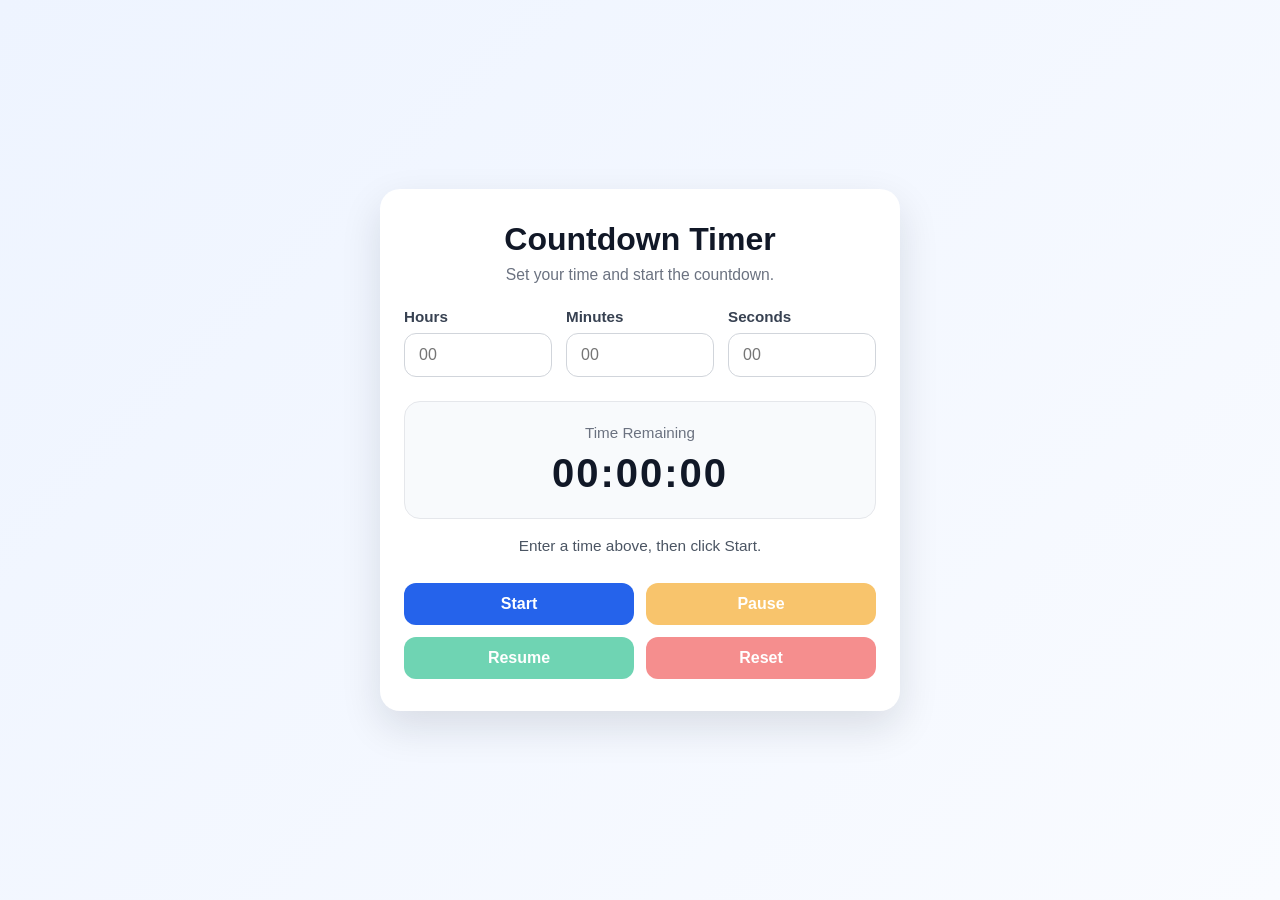
<file: index.html>
<!DOCTYPE html>
<html lang="en">
<head>
  <meta charset="UTF-8" />
  <meta name="viewport" content="width=device-width, initial-scale=1.0" />
  <title>Countdown Timer</title>

  <!-- Link to external CSS file -->
  <link rel="stylesheet" href="style.css" />
</head>
<body>
  <main class="page">
    <section class="timer-card" aria-labelledby="timer-title">
      <h1 id="timer-title">Countdown Timer</h1>
      <p class="subtitle">Set your time and start the countdown.</p>

      <!-- Time input section -->
      <div class="input-group">
        <div class="input-field">
          <label for="hours">Hours</label>
          <input type="number" id="hours" min="0" placeholder="00" />
        </div>

        <div class="input-field">
          <label for="minutes">Minutes</label>
          <input type="number" id="minutes" min="0" max="59" placeholder="00" />
        </div>

        <div class="input-field">
          <label for="seconds">Seconds</label>
          <input type="number" id="seconds" min="0" max="59" placeholder="00" />
        </div>
      </div>

      <!-- Timer display -->
      <div class="display-wrapper" aria-live="polite">
        <p class="display-label">Time Remaining</p>
        <div id="timerDisplay" class="timer-display">00:00:00</div>
      </div>

      <!-- Status message area -->
      <p id="statusMessage" class="status-message">
        Enter a time above, then click Start.
      </p>

      <!-- Button controls -->
      <div class="button-group">
        <button id="startBtn" class="btn btn-start">Start</button>
        <button id="pauseBtn" class="btn btn-pause" disabled>Pause</button>
        <button id="resumeBtn" class="btn btn-resume" disabled>Resume</button>
        <button id="resetBtn" class="btn btn-reset" disabled>Reset</button>
      </div>
    </section>
  </main>

  <!-- Link to external JavaScript file -->
  <script src="script.js"></script>
</body>
</html>
</file>
<file: style.css>
/* =========================
   RESET / BASE STYLES
   ========================= */
* {
  box-sizing: border-box;
  margin: 0;
  padding: 0;
}

body {
  font-family: Arial, Helvetica, sans-serif;
  background: linear-gradient(135deg, #eef4ff, #f9fbff);
  color: #1f2937;
  min-height: 100vh;
}

/* =========================
   PAGE LAYOUT
   ========================= */
.page {
  min-height: 100vh;
  display: flex;
  align-items: center;
  justify-content: center;
  padding: 24px;
}

/* =========================
   TIMER CARD
   ========================= */
.timer-card {
  width: 100%;
  max-width: 520px;
  background-color: #ffffff;
  border-radius: 20px;
  padding: 32px 24px;
  box-shadow: 0 16px 40px rgba(15, 23, 42, 0.12);
  text-align: center;
}

.timer-card h1 {
  font-size: 2rem;
  margin-bottom: 8px;
  color: #111827;
}

.subtitle {
  color: #6b7280;
  margin-bottom: 24px;
  font-size: 0.98rem;
}

/* =========================
   INPUTS
   ========================= */
.input-group {
  display: grid;
  grid-template-columns: repeat(3, 1fr);
  gap: 14px;
  margin-bottom: 24px;
}

.input-field {
  text-align: left;
}

.input-field label {
  display: block;
  margin-bottom: 8px;
  font-size: 0.95rem;
  font-weight: 600;
  color: #374151;
}

.input-field input {
  width: 100%;
  padding: 12px 14px;
  border: 1px solid #d1d5db;
  border-radius: 12px;
  outline: none;
  font-size: 1rem;
  transition: border-color 0.2s ease, box-shadow 0.2s ease;
}

.input-field input:focus {
  border-color: #2563eb;
  box-shadow: 0 0 0 4px rgba(37, 99, 235, 0.12);
}

/* Hide the small up/down arrows in some browsers for number inputs */
input[type="number"]::-webkit-outer-spin-button,
input[type="number"]::-webkit-inner-spin-button {
  -webkit-appearance: none;
  margin: 0;
}

/* =========================
   TIMER DISPLAY
   ========================= */
.display-wrapper {
  background: #f8fafc;
  border: 1px solid #e5e7eb;
  border-radius: 16px;
  padding: 22px 18px;
  margin-bottom: 18px;
}

.display-label {
  font-size: 0.95rem;
  color: #6b7280;
  margin-bottom: 10px;
}

.timer-display {
  font-size: 2.5rem;
  font-weight: 700;
  letter-spacing: 2px;
  color: #111827;
}

/* =========================
   STATUS MESSAGE
   ========================= */
.status-message {
  min-height: 24px;
  margin-bottom: 22px;
  color: #4b5563;
  font-size: 0.96rem;
}

/* =========================
   BUTTONS
   ========================= */
.button-group {
  display: grid;
  grid-template-columns: repeat(2, 1fr);
  gap: 12px;
}

.btn {
  border: none;
  border-radius: 12px;
  padding: 12px 16px;
  font-size: 1rem;
  font-weight: 600;
  cursor: pointer;
  transition: transform 0.15s ease, opacity 0.15s ease, box-shadow 0.15s ease;
}

.btn:hover:not(:disabled) {
  transform: translateY(-1px);
  box-shadow: 0 8px 20px rgba(15, 23, 42, 0.12);
}

.btn:disabled {
  cursor: not-allowed;
  opacity: 0.6;
}

/* Individual button colors */
.btn-start {
  background-color: #2563eb;
  color: #ffffff;
}

.btn-pause {
  background-color: #f59e0b;
  color: #ffffff;
}

.btn-resume {
  background-color: #10b981;
  color: #ffffff;
}

.btn-reset {
  background-color: #ef4444;
  color: #ffffff;
}

/* =========================
   RESPONSIVE DESIGN
   ========================= */
@media (max-width: 560px) {
  .timer-card {
    padding: 24px 18px;
  }

  .timer-card h1 {
    font-size: 1.7rem;
  }

  .input-group {
    grid-template-columns: 1fr;
  }

  .timer-display {
    font-size: 2rem;
  }

  .button-group {
    grid-template-columns: 1fr;
  }
}
</file>
<file: count.css>
/* =========================
   RESET / BASE STYLES
   ========================= */
* {
  box-sizing: border-box;
  margin: 0;
  padding: 0;
}

body {
  font-family: Arial, Helvetica, sans-serif;
  background: linear-gradient(135deg, #eef4ff, #f9fbff);
  color: #1f2937;
  min-height: 100vh;
}

/* =========================
   PAGE LAYOUT
   ========================= */
.page {
  min-height: 100vh;
  display: flex;
  align-items: center;
  justify-content: center;
  padding: 24px;
}

/* =========================
   TIMER CARD
   ========================= */
.timer-card {
  width: 100%;
  max-width: 520px;
  background-color: #ffffff;
  border-radius: 20px;
  padding: 32px 24px;
  box-shadow: 0 16px 40px rgba(15, 23, 42, 0.12);
  text-align: center;
}

.timer-card h1 {
  font-size: 2rem;
  margin-bottom: 8px;
  color: #111827;
}

.subtitle {
  color: #6b7280;
  margin-bottom: 24px;
  font-size: 0.98rem;
}

/* =========================
   INPUTS
   ========================= */
.input-group {
  display: grid;
  grid-template-columns: repeat(3, 1fr);
  gap: 14px;
  margin-bottom: 24px;
}

.input-field {
  text-align: left;
}

.input-field label {
  display: block;
  margin-bottom: 8px;
  font-size: 0.95rem;
  font-weight: 600;
  color: #374151;
}

.input-field input {
  width: 100%;
  padding: 12px 14px;
  border: 1px solid #d1d5db;
  border-radius: 12px;
  outline: none;
  font-size: 1rem;
  transition: border-color 0.2s ease, box-shadow 0.2s ease;
}

.input-field input:focus {
  border-color: #2563eb;
  box-shadow: 0 0 0 4px rgba(37, 99, 235, 0.12);
}

/* Hide the small up/down arrows in some browsers for number inputs */
input[type="number"]::-webkit-outer-spin-button,
input[type="number"]::-webkit-inner-spin-button {
  -webkit-appearance: none;
  margin: 0;
}

/* =========================
   TIMER DISPLAY
   ========================= */
.display-wrapper {
  background: #f8fafc;
  border: 1px solid #e5e7eb;
  border-radius: 16px;
  padding: 22px 18px;
  margin-bottom: 18px;
}

.display-label {
  font-size: 0.95rem;
  color: #6b7280;
  margin-bottom: 10px;
}

.timer-display {
  font-size: 2.5rem;
  font-weight: 700;
  letter-spacing: 2px;
  color: #111827;
}

/* =========================
   STATUS MESSAGE
   ========================= */
.status-message {
  min-height: 24px;
  margin-bottom: 22px;
  color: #4b5563;
  font-size: 0.96rem;
}

/* =========================
   BUTTONS
   ========================= */
.button-group {
  display: grid;
  grid-template-columns: repeat(2, 1fr);
  gap: 12px;
}

.btn {
  border: none;
  border-radius: 12px;
  padding: 12px 16px;
  font-size: 1rem;
  font-weight: 600;
  cursor: pointer;
  transition: transform 0.15s ease, opacity 0.15s ease, box-shadow 0.15s ease;
}

.btn:hover:not(:disabled) {
  transform: translateY(-1px);
  box-shadow: 0 8px 20px rgba(15, 23, 42, 0.12);
}

.btn:disabled {
  cursor: not-allowed;
  opacity: 0.6;
}

/* Individual button colors */
.btn-start {
  background-color: #2563eb;
  color: #ffffff;
}

.btn-pause {
  background-color: #f59e0b;
  color: #ffffff;
}

.btn-resume {
  background-color: #10b981;
  color: #ffffff;
}

.btn-reset {
  background-color: #ef4444;
  color: #ffffff;
}

/* =========================
   RESPONSIVE DESIGN
   ========================= */
@media (max-width: 560px) {
  .timer-card {
    padding: 24px 18px;
  }

  .timer-card h1 {
    font-size: 1.7rem;
  }

  .input-group {
    grid-template-columns: 1fr;
  }

  .timer-display {
    font-size: 2rem;
  }

  .button-group {
    grid-template-columns: 1fr;
  }
}
</file>
